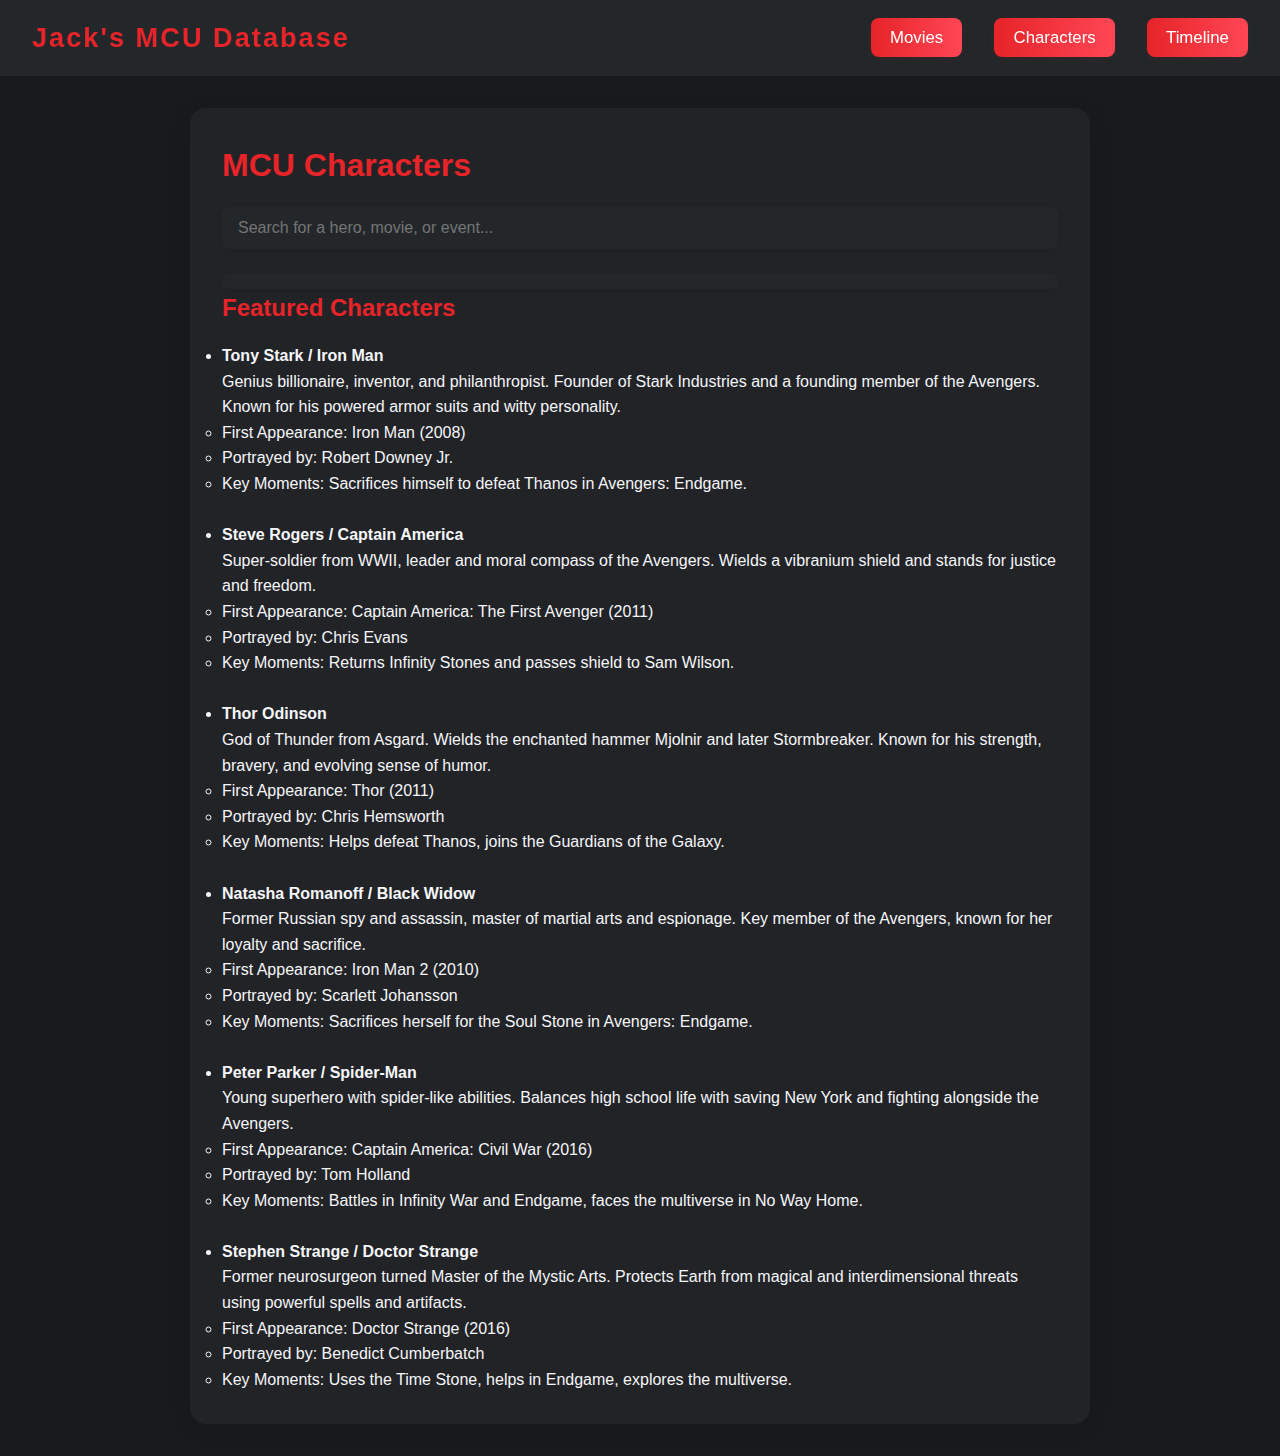
<file: index.html>
<!DOCTYPE html>
<html lang="en">
<head>
    <meta charset="UTF-8">
    <title>MCU Characters</title>
    <meta name="viewport" content="width=device-width, initial-scale=1.0">
    <link rel="stylesheet" href="/assets/styles.css">
</head>
<body>
    <!-- Use leading slash for absolute path -->
<nav>
    <div class="logo">Jack's MCU Database</div>
    <ul>
        <li><button onclick="location.href='pages/movies.html'">Movies</button></li>
        <li><button onclick="location.href='pages/characters.html'">Characters</button></li>
        <li><button onclick="location.href='pages/timeline.html'">Timeline</button></li>
    </ul>
</nav>
    <div class="main-content">
        <h1>MCU Characters</h1>
        <input type="text" id="search-bar" placeholder="Search for a hero, movie, or event...">
        <div id="search-results"></div>
        <section>
            <h2>Featured Characters</h2>
            <ul>
                <li id="iron-man">
                    <strong>Tony Stark / Iron Man</strong><br>
                    Genius billionaire, inventor, and philanthropist. Founder of Stark Industries and a founding member of the Avengers. Known for his powered armor suits and witty personality.
                    <ul>
                        <li>First Appearance: Iron Man (2008)</li>
                        <li>Portrayed by: Robert Downey Jr.</li>
                        <li>Key Moments: Sacrifices himself to defeat Thanos in Avengers: Endgame.</li>
                    </ul>
                </li>
                <br>
                <li id="captain-america">
                    <strong>Steve Rogers / Captain America</strong><br>
                    Super-soldier from WWII, leader and moral compass of the Avengers. Wields a vibranium shield and stands for justice and freedom.
                    <ul>
                        <li>First Appearance: Captain America: The First Avenger (2011)</li>
                        <li>Portrayed by: Chris Evans</li>
                        <li>Key Moments: Returns Infinity Stones and passes shield to Sam Wilson.</li>
                    </ul>
                </li>
                <br>
                <li id="thor">
                    <strong>Thor Odinson</strong><br>
                    God of Thunder from Asgard. Wields the enchanted hammer Mjolnir and later Stormbreaker. Known for his strength, bravery, and evolving sense of humor.
                    <ul>
                        <li>First Appearance: Thor (2011)</li>
                        <li>Portrayed by: Chris Hemsworth</li>
                        <li>Key Moments: Helps defeat Thanos, joins the Guardians of the Galaxy.</li>
                    </ul>
                </li>
                <br>
                <li id="black-widow">
                    <strong>Natasha Romanoff / Black Widow</strong><br>
                    Former Russian spy and assassin, master of martial arts and espionage. Key member of the Avengers, known for her loyalty and sacrifice.
                    <ul>
                        <li>First Appearance: Iron Man 2 (2010)</li>
                        <li>Portrayed by: Scarlett Johansson</li>
                        <li>Key Moments: Sacrifices herself for the Soul Stone in Avengers: Endgame.</li>
                    </ul>
                </li>
                <br>
                <li id="spider-man">
                    <strong>Peter Parker / Spider-Man</strong><br>
                    Young superhero with spider-like abilities. Balances high school life with saving New York and fighting alongside the Avengers.
                    <ul>
                        <li>First Appearance: Captain America: Civil War (2016)</li>
                        <li>Portrayed by: Tom Holland</li>
                        <li>Key Moments: Battles in Infinity War and Endgame, faces the multiverse in No Way Home.</li>
                    </ul>
                </li>
                <br>
                <li id="doctor-strange">
                    <strong>Stephen Strange / Doctor Strange</strong><br>
                    Former neurosurgeon turned Master of the Mystic Arts. Protects Earth from magical and interdimensional threats using powerful spells and artifacts.
                    <ul>
                        <li>First Appearance: Doctor Strange (2016)</li>
                        <li>Portrayed by: Benedict Cumberbatch</li>
                        <li>Key Moments: Uses the Time Stone, helps in Endgame, explores the multiverse.</li>
                    </ul>
                </li>
                <!-- Add more characters with details as needed -->
            </ul>
        </section>
    </div>
    <script src="../assets/scripts.js"></script>
</body>
</html>
</file>
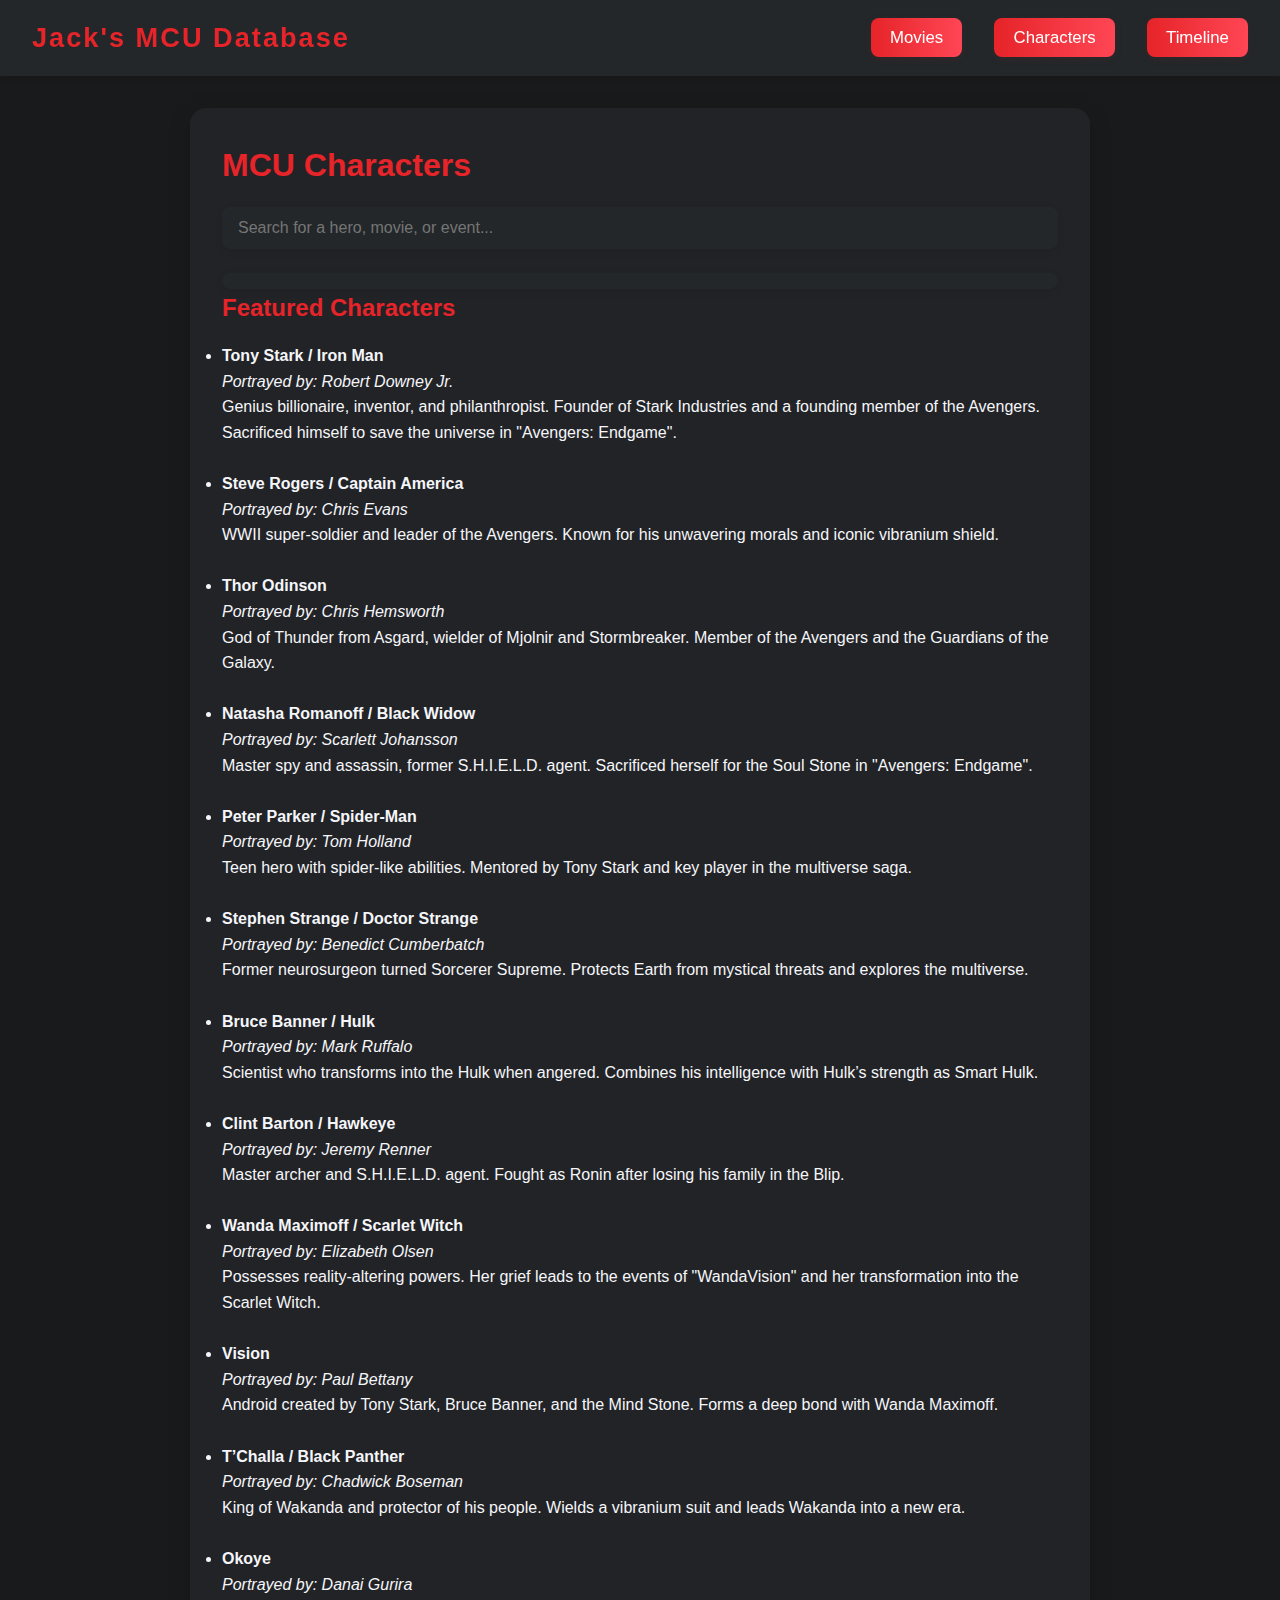
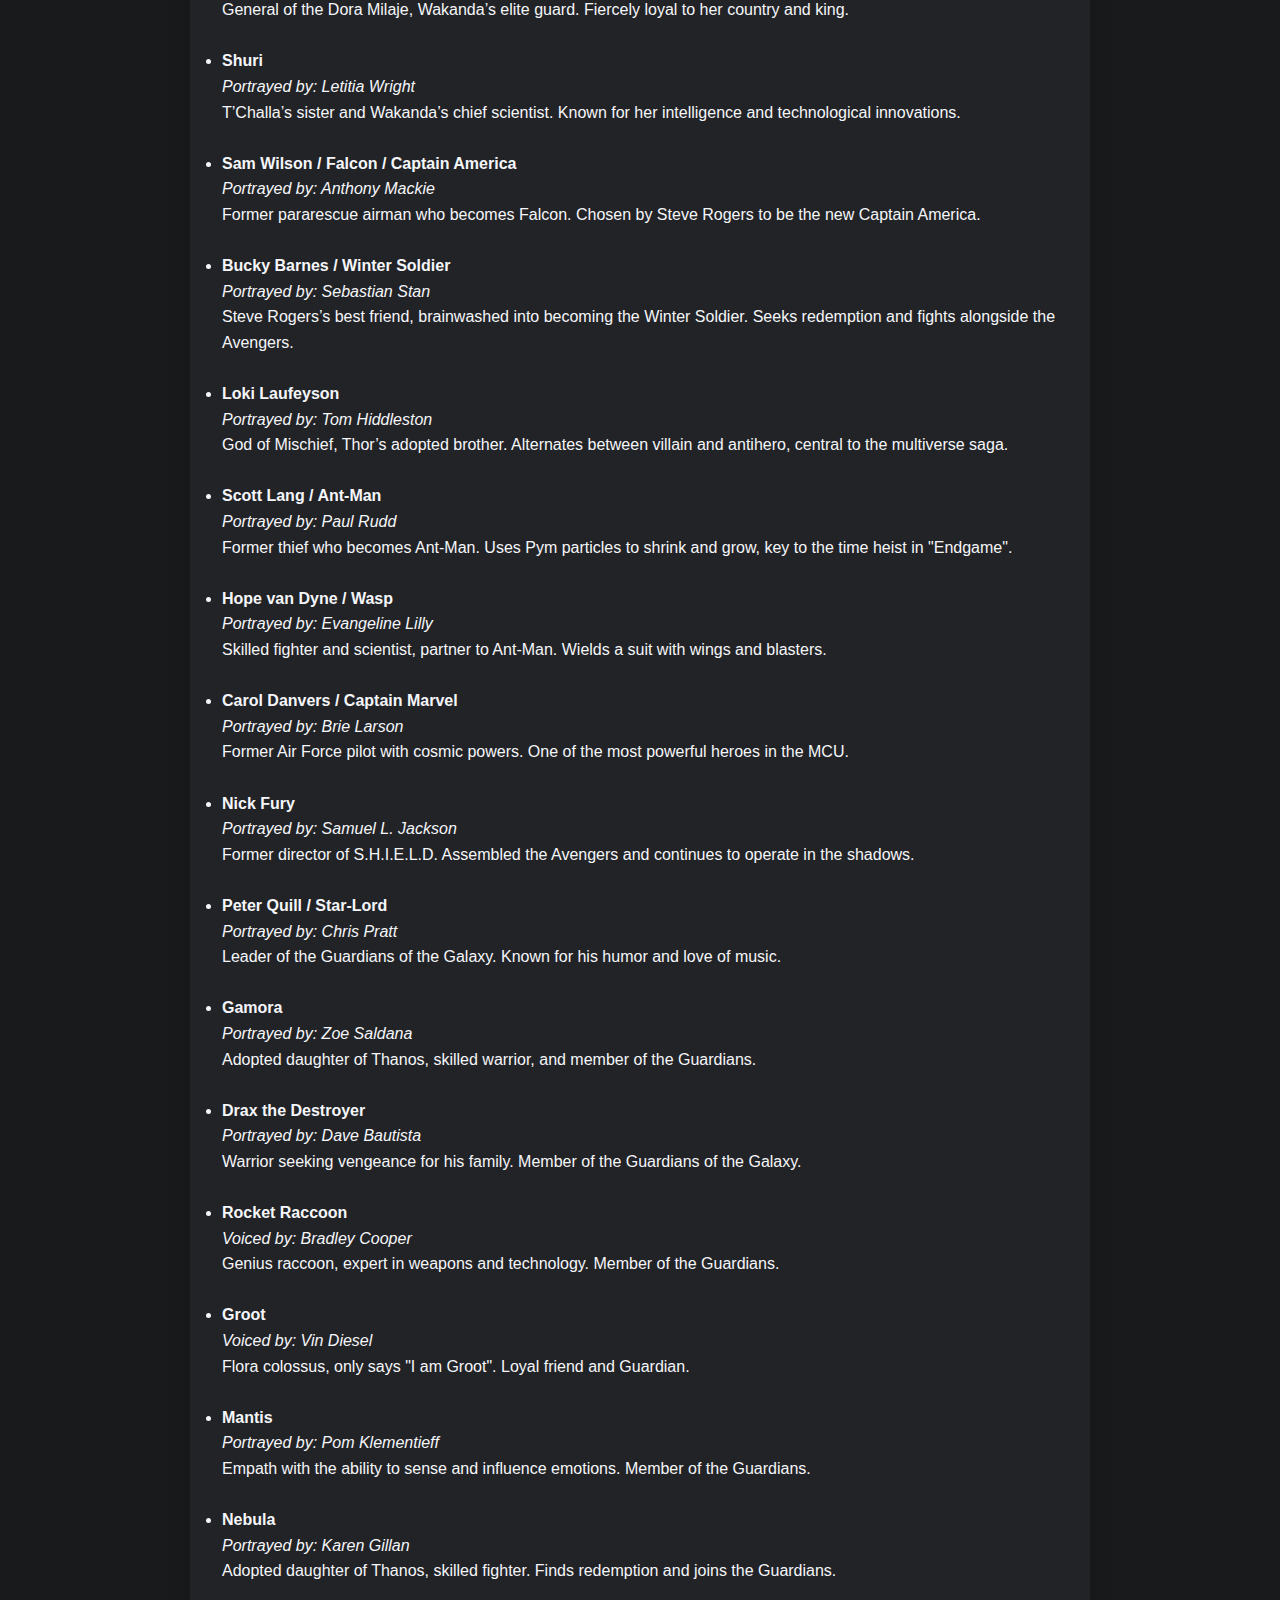
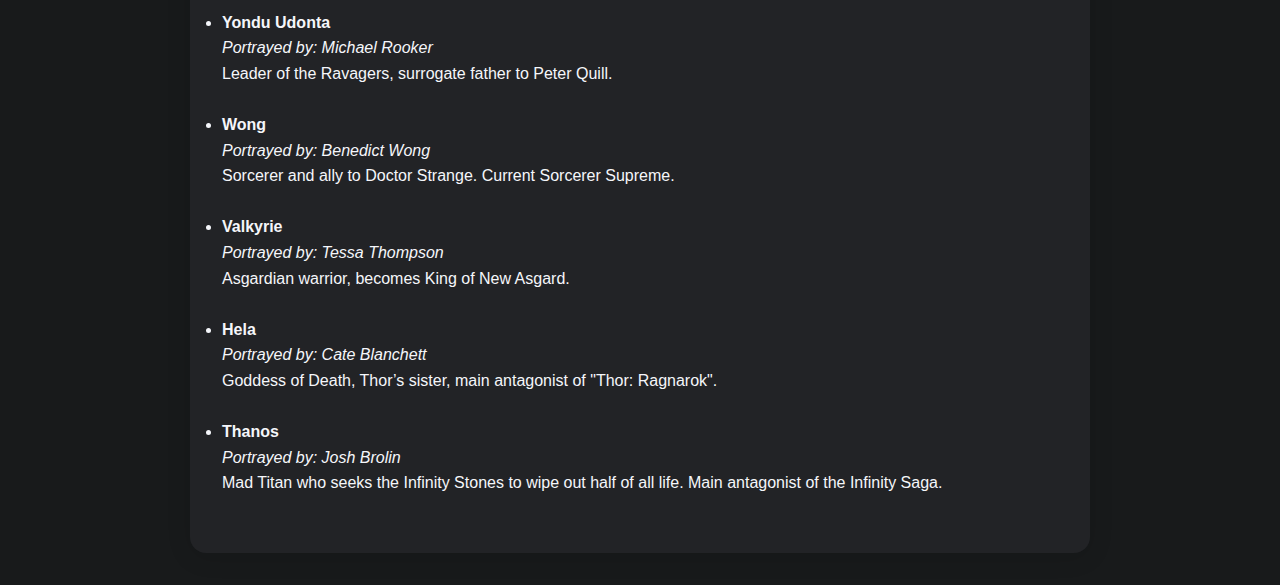
<file: pages/characters.html>
<!DOCTYPE html>
<html lang="en">
<head>
    <meta charset="UTF-8">
    <title>MCU Characters</title>
    <meta name="viewport" content="width=device-width, initial-scale=1.0">
    <link rel="stylesheet" href="/assets/styles.css">
</head>
<body>
    <nav>
        <div class="logo">Jack's MCU Database</div>
        <ul>
            <li><button onclick="location.href='pages/movies.html'">Movies</button></li>
            <li><button onclick="location.href='pages/characters.html'">Characters</button></li>
            <li><button onclick="location.href='pages/timeline.html'">Timeline</button></li>
        </ul>
    </nav>
    <div class="main-content">
        <h1>MCU Characters</h1>
        <input type="text" id="search-bar" placeholder="Search for a hero, movie, or event...">
        <div id="search-results"></div>
        <section>
            <h2>Featured Characters</h2>
            <ul>
                <li id="iron-man">
                    <strong>Tony Stark / Iron Man</strong><br>
                    <em>Portrayed by: Robert Downey Jr.</em><br>
                    Genius billionaire, inventor, and philanthropist. Founder of Stark Industries and a founding member of the Avengers. Sacrificed himself to save the universe in "Avengers: Endgame".
                </li>
                <br>
                <li id="captain-america">
                    <strong>Steve Rogers / Captain America</strong><br>
                    <em>Portrayed by: Chris Evans</em><br>
                    WWII super-soldier and leader of the Avengers. Known for his unwavering morals and iconic vibranium shield.
                </li>
                <br>
                <li id="thor">
                    <strong>Thor Odinson</strong><br>
                    <em>Portrayed by: Chris Hemsworth</em><br>
                    God of Thunder from Asgard, wielder of Mjolnir and Stormbreaker. Member of the Avengers and the Guardians of the Galaxy.
                </li>
                <br>
                <li id="black-widow">
                    <strong>Natasha Romanoff / Black Widow</strong><br>
                    <em>Portrayed by: Scarlett Johansson</em><br>
                    Master spy and assassin, former S.H.I.E.L.D. agent. Sacrificed herself for the Soul Stone in "Avengers: Endgame".
                </li>
                <br>
                <li id="spider-man">
                    <strong>Peter Parker / Spider-Man</strong><br>
                    <em>Portrayed by: Tom Holland</em><br>
                    Teen hero with spider-like abilities. Mentored by Tony Stark and key player in the multiverse saga.
                </li>
                <br>
                <li id="doctor-strange">
                    <strong>Stephen Strange / Doctor Strange</strong><br>
                    <em>Portrayed by: Benedict Cumberbatch</em><br>
                    Former neurosurgeon turned Sorcerer Supreme. Protects Earth from mystical threats and explores the multiverse.
                </li>
                <br>
                <li id="hulk">
                    <strong>Bruce Banner / Hulk</strong><br>
                    <em>Portrayed by: Mark Ruffalo</em><br>
                    Scientist who transforms into the Hulk when angered. Combines his intelligence with Hulk’s strength as Smart Hulk.
                </li>
                <br>
                <li id="hawkeye">
                    <strong>Clint Barton / Hawkeye</strong><br>
                    <em>Portrayed by: Jeremy Renner</em><br>
                    Master archer and S.H.I.E.L.D. agent. Fought as Ronin after losing his family in the Blip.
                </li>
                <br>
                <li id="scarlet-witch">
                    <strong>Wanda Maximoff / Scarlet Witch</strong><br>
                    <em>Portrayed by: Elizabeth Olsen</em><br>
                    Possesses reality-altering powers. Her grief leads to the events of "WandaVision" and her transformation into the Scarlet Witch.
                </li>
                <br>
                <li id="vision">
                    <strong>Vision</strong><br>
                    <em>Portrayed by: Paul Bettany</em><br>
                    Android created by Tony Stark, Bruce Banner, and the Mind Stone. Forms a deep bond with Wanda Maximoff.
                </li>
                <br>
                <li id="black-panther">
                    <strong>T’Challa / Black Panther</strong><br>
                    <em>Portrayed by: Chadwick Boseman</em><br>
                    King of Wakanda and protector of his people. Wields a vibranium suit and leads Wakanda into a new era.
                </li>
                <br>
                <li id="okoye">
                    <strong>Okoye</strong><br>
                    <em>Portrayed by: Danai Gurira</em><br>
                    General of the Dora Milaje, Wakanda’s elite guard. Fiercely loyal to her country and king.
                </li>
                <br>
                <li id="shuri">
                    <strong>Shuri</strong><br>
                    <em>Portrayed by: Letitia Wright</em><br>
                    T’Challa’s sister and Wakanda’s chief scientist. Known for her intelligence and technological innovations.
                </li>
                <br>
                <li id="falcon">
                    <strong>Sam Wilson / Falcon / Captain America</strong><br>
                    <em>Portrayed by: Anthony Mackie</em><br>
                    Former pararescue airman who becomes Falcon. Chosen by Steve Rogers to be the new Captain America.
                </li>
                <br>
                <li id="winter-soldier">
                    <strong>Bucky Barnes / Winter Soldier</strong><br>
                    <em>Portrayed by: Sebastian Stan</em><br>
                    Steve Rogers’s best friend, brainwashed into becoming the Winter Soldier. Seeks redemption and fights alongside the Avengers.
                </li>
                <br>
                <li id="loki">
                    <strong>Loki Laufeyson</strong><br>
                    <em>Portrayed by: Tom Hiddleston</em><br>
                    God of Mischief, Thor’s adopted brother. Alternates between villain and antihero, central to the multiverse saga.
                </li>
                <br>
                <li id="ant-man">
                    <strong>Scott Lang / Ant-Man</strong><br>
                    <em>Portrayed by: Paul Rudd</em><br>
                    Former thief who becomes Ant-Man. Uses Pym particles to shrink and grow, key to the time heist in "Endgame".
                </li>
                <br>
                <li id="wasp">
                    <strong>Hope van Dyne / Wasp</strong><br>
                    <em>Portrayed by: Evangeline Lilly</em><br>
                    Skilled fighter and scientist, partner to Ant-Man. Wields a suit with wings and blasters.
                </li>
                <br>
                <li id="captain-marvel">
                    <strong>Carol Danvers / Captain Marvel</strong><br>
                    <em>Portrayed by: Brie Larson</em><br>
                    Former Air Force pilot with cosmic powers. One of the most powerful heroes in the MCU.
                </li>
                <br>
                <li id="nick-fury">
                    <strong>Nick Fury</strong><br>
                    <em>Portrayed by: Samuel L. Jackson</em><br>
                    Former director of S.H.I.E.L.D. Assembled the Avengers and continues to operate in the shadows.
                </li>
                <br>
                <li id="star-lord">
                    <strong>Peter Quill / Star-Lord</strong><br>
                    <em>Portrayed by: Chris Pratt</em><br>
                    Leader of the Guardians of the Galaxy. Known for his humor and love of music.
                </li>
                <br>
                <li id="gamora">
                    <strong>Gamora</strong><br>
                    <em>Portrayed by: Zoe Saldana</em><br>
                    Adopted daughter of Thanos, skilled warrior, and member of the Guardians.
                </li>
                <br>
                <li id="drax">
                    <strong>Drax the Destroyer</strong><br>
                    <em>Portrayed by: Dave Bautista</em><br>
                    Warrior seeking vengeance for his family. Member of the Guardians of the Galaxy.
                </li>
                <br>
                <li id="rocket">
                    <strong>Rocket Raccoon</strong><br>
                    <em>Voiced by: Bradley Cooper</em><br>
                    Genius raccoon, expert in weapons and technology. Member of the Guardians.
                </li>
                <br>
                <li id="groot">
                    <strong>Groot</strong><br>
                    <em>Voiced by: Vin Diesel</em><br>
                    Flora colossus, only says "I am Groot". Loyal friend and Guardian.
                </li>
                <br>
                <li id="mantis">
                    <strong>Mantis</strong><br>
                    <em>Portrayed by: Pom Klementieff</em><br>
                    Empath with the ability to sense and influence emotions. Member of the Guardians.
                </li>
                <br>
                <li id="nebula">
                    <strong>Nebula</strong><br>
                    <em>Portrayed by: Karen Gillan</em><br>
                    Adopted daughter of Thanos, skilled fighter. Finds redemption and joins the Guardians.
                </li>
                <br>
                <li id="yondu">
                    <strong>Yondu Udonta</strong><br>
                    <em>Portrayed by: Michael Rooker</em><br>
                    Leader of the Ravagers, surrogate father to Peter Quill.
                </li>
                <br>
                <li id="wong">
                    <strong>Wong</strong><br>
                    <em>Portrayed by: Benedict Wong</em><br>
                    Sorcerer and ally to Doctor Strange. Current Sorcerer Supreme.
                </li>
                <br>
                <li id="valkyrie">
                    <strong>Valkyrie</strong><br>
                    <em>Portrayed by: Tessa Thompson</em><br>
                    Asgardian warrior, becomes King of New Asgard.
                </li>
                <br>
                <li id="hela">
                    <strong>Hela</strong><br>
                    <em>Portrayed by: Cate Blanchett</em><br>
                    Goddess of Death, Thor’s sister, main antagonist of "Thor: Ragnarok".
                </li>
                <br>
                <li id="thanos">
                    <strong>Thanos</strong><br>
                    <em>Portrayed by: Josh Brolin</em><br>
                    Mad Titan who seeks the Infinity Stones to wipe out half of all life. Main antagonist of the Infinity Saga.
                </li>
                <br>
                <!-- Add more characters as needed -->
            </ul>
        </section>
    </div>
    <script src="../assets/scripts.js"></script>
</body>
</html>
</file>
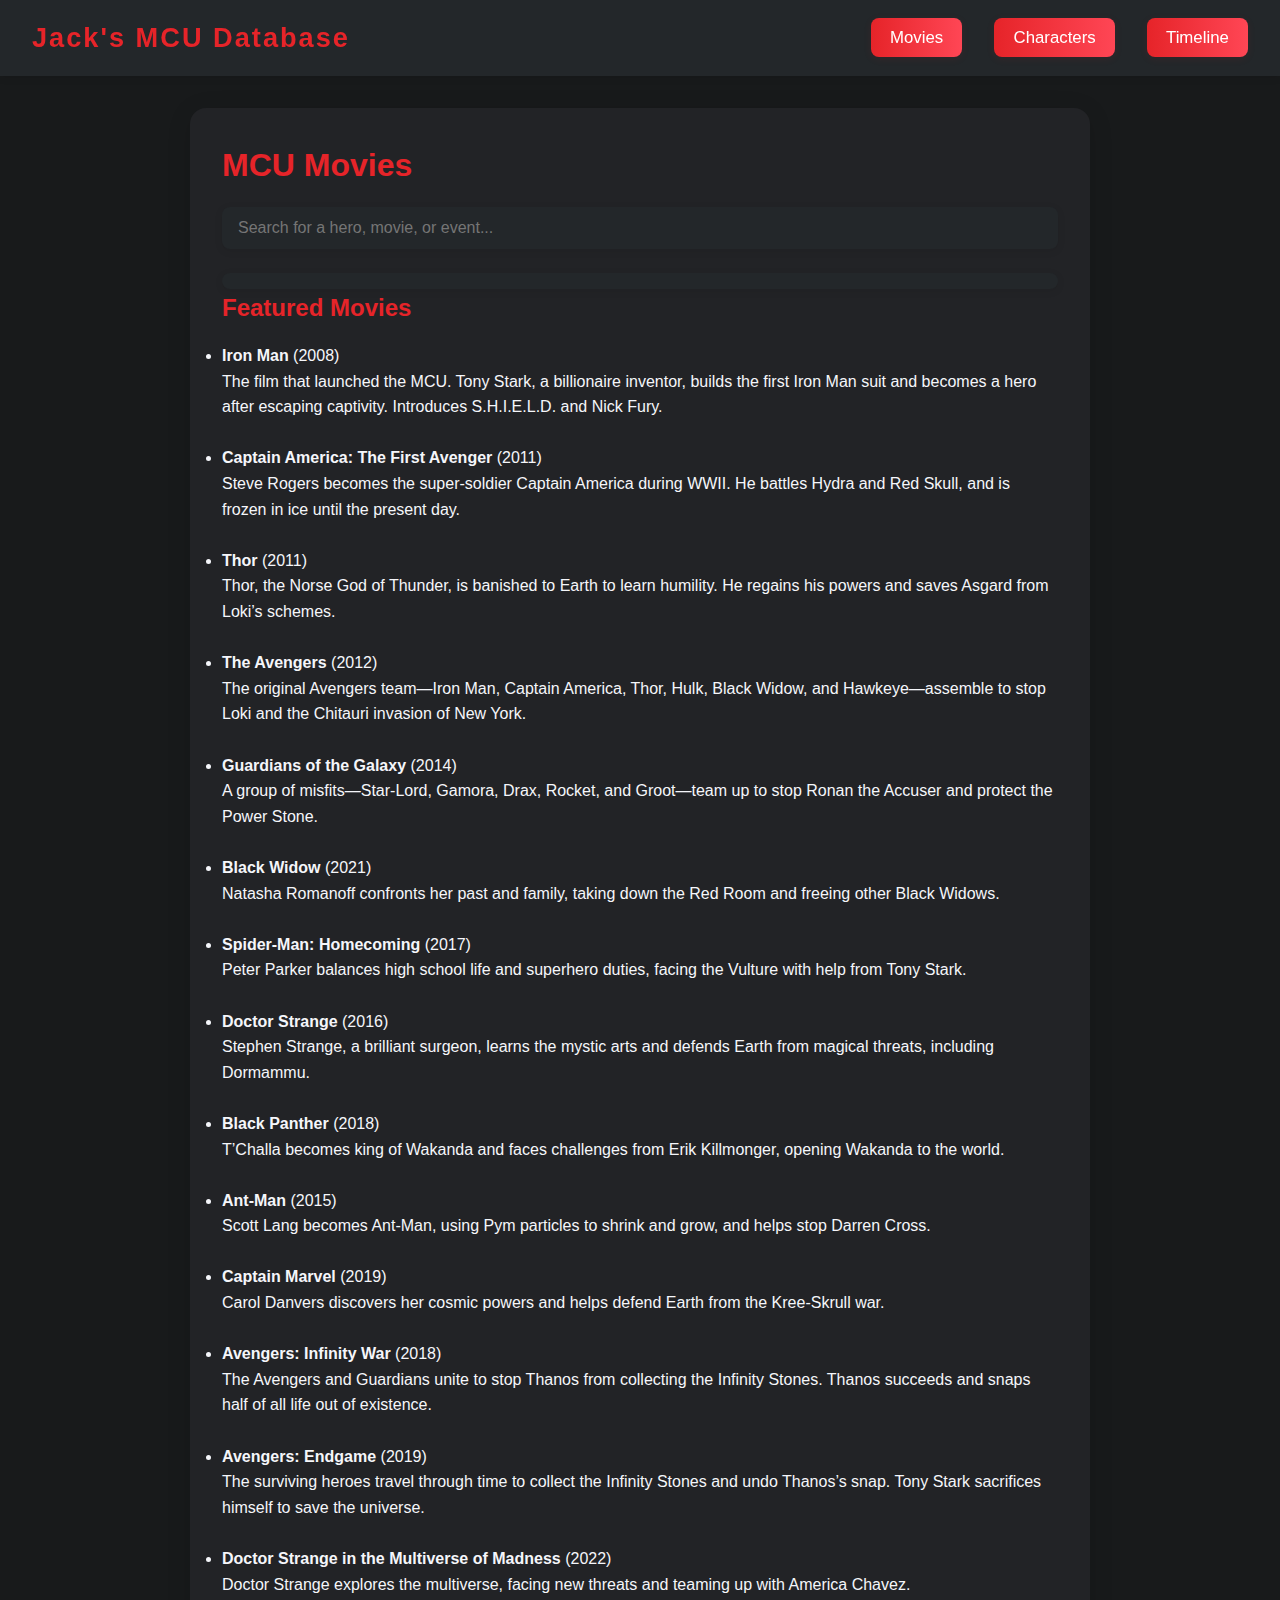
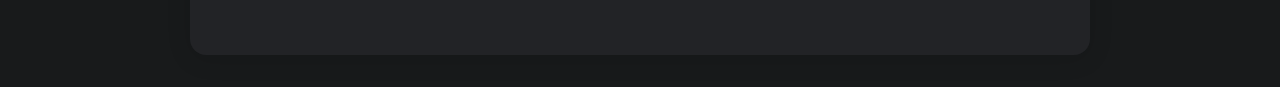
<file: pages/movies.html>
<!DOCTYPE html>
<html lang="en">
<head>
    <meta charset="UTF-8">
    <title>MCU Movies</title>
    <meta name="viewport" content="width=device-width, initial-scale=1.0">
    <link rel="stylesheet" href="/assets/styles.css">
</head>
<body>
    <nav>
        <div class="logo">Jack's MCU Database</div>
        <ul>
            <li><button onclick="location.href='pages/movies.html'">Movies</button></li>
            <li><button onclick="location.href='pages/characters.html'">Characters</button></li>
            <li><button onclick="location.href='pages/timeline.html'">Timeline</button></li>
        </ul>
    </nav>
    <div class="main-content">
        <h1>MCU Movies</h1>
        <input type="text" id="search-bar" placeholder="Search for a hero, movie, or event...">
        <div id="search-results"></div>
        <section>
            <h2>Featured Movies</h2>
            <ul>
                <li id="iron-man"><strong>Iron Man</strong> (2008)<br>
                    The film that launched the MCU. Tony Stark, a billionaire inventor, builds the first Iron Man suit and becomes a hero after escaping captivity. Introduces S.H.I.E.L.D. and Nick Fury.
                </li>
                <br>
                <li id="captain-america"><strong>Captain America: The First Avenger</strong> (2011)<br>
                    Steve Rogers becomes the super-soldier Captain America during WWII. He battles Hydra and Red Skull, and is frozen in ice until the present day.
                </li>
                <br>
                <li id="thor"><strong>Thor</strong> (2011)<br>
                    Thor, the Norse God of Thunder, is banished to Earth to learn humility. He regains his powers and saves Asgard from Loki’s schemes.
                </li>
                <br>
                <li id="avengers"><strong>The Avengers</strong> (2012)<br>
                    The original Avengers team—Iron Man, Captain America, Thor, Hulk, Black Widow, and Hawkeye—assemble to stop Loki and the Chitauri invasion of New York.
                </li>
                <br>
                <li id="guardians"><strong>Guardians of the Galaxy</strong> (2014)<br>
                    A group of misfits—Star-Lord, Gamora, Drax, Rocket, and Groot—team up to stop Ronan the Accuser and protect the Power Stone.
                </li>
                <br>
                <li id="black-widow"><strong>Black Widow</strong> (2021)<br>
                    Natasha Romanoff confronts her past and family, taking down the Red Room and freeing other Black Widows.
                </li>
                <br>
                <li id="spider-man"><strong>Spider-Man: Homecoming</strong> (2017)<br>
                    Peter Parker balances high school life and superhero duties, facing the Vulture with help from Tony Stark.
                </li>
                <br>
                <li id="doctor-strange"><strong>Doctor Strange</strong> (2016)<br>
                    Stephen Strange, a brilliant surgeon, learns the mystic arts and defends Earth from magical threats, including Dormammu.
                </li>
                <br>
                <li id="black-panther"><strong>Black Panther</strong> (2018)<br>
                    T’Challa becomes king of Wakanda and faces challenges from Erik Killmonger, opening Wakanda to the world.
                </li>
                <br>
                <li id="ant-man"><strong>Ant-Man</strong> (2015)<br>
                    Scott Lang becomes Ant-Man, using Pym particles to shrink and grow, and helps stop Darren Cross.
                </li>
                <br>
                <li id="captain-marvel"><strong>Captain Marvel</strong> (2019)<br>
                    Carol Danvers discovers her cosmic powers and helps defend Earth from the Kree-Skrull war.
                </li>
                <br>
                <li id="infinity-war"><strong>Avengers: Infinity War</strong> (2018)<br>
                    The Avengers and Guardians unite to stop Thanos from collecting the Infinity Stones. Thanos succeeds and snaps half of all life out of existence.
                </li>
                <br>
                <li id="endgame"><strong>Avengers: Endgame</strong> (2019)<br>
                    The surviving heroes travel through time to collect the Infinity Stones and undo Thanos’s snap. Tony Stark sacrifices himself to save the universe.
                </li>
                <br>
                <li id="multiverse"><strong>Doctor Strange in the Multiverse of Madness</strong> (2022)<br>
                    Doctor Strange explores the multiverse, facing new threats and teaming up with America Chavez.
                </li>
                <br>
                <!-- Add more movies as needed -->
            </ul>
        </section>
    </div>
    <script src="../assets/scripts.js"></script>
</body>
</html>
</file>
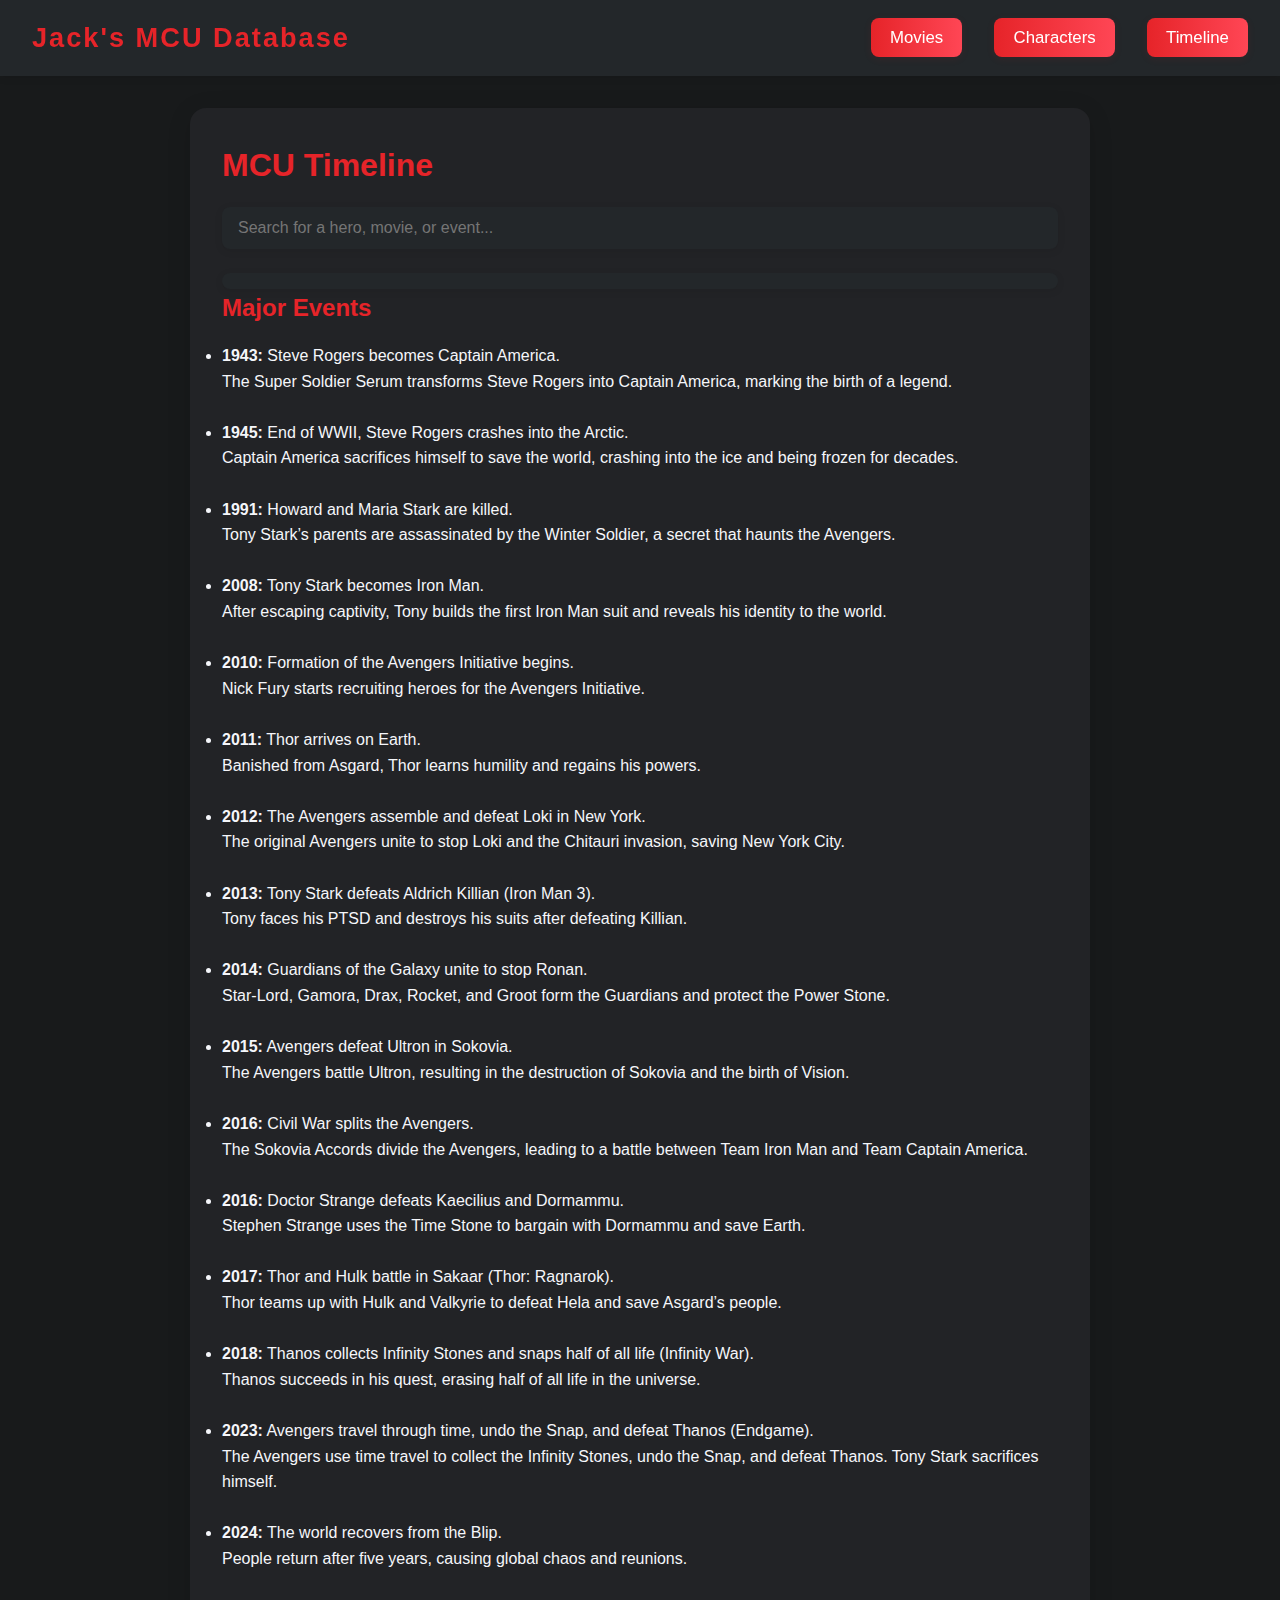
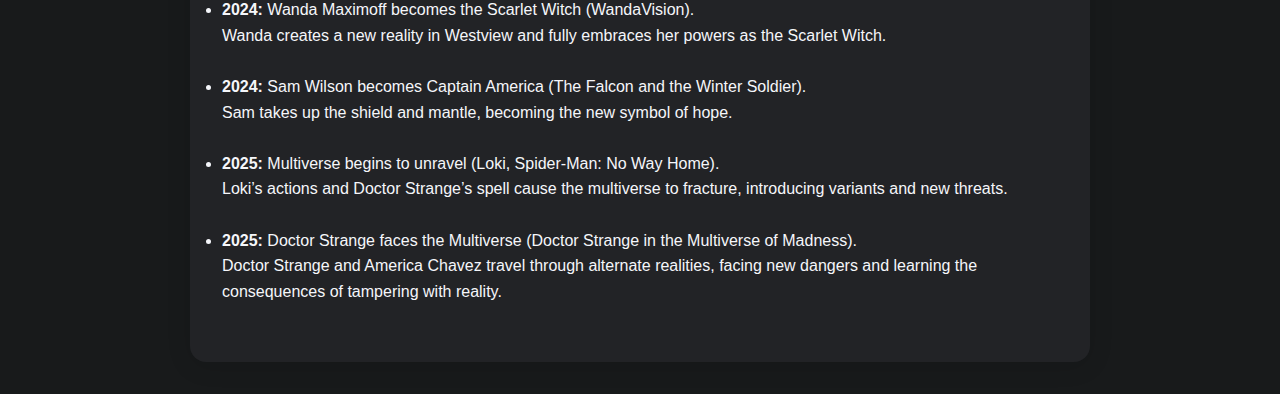
<file: pages/timeline.html>
<!DOCTYPE html>
<html lang="en">
<head>
    <meta charset="UTF-8">
    <title>MCU Timeline</title>
    <meta name="viewport" content="width=device-width, initial-scale=1.0">
    <link rel="stylesheet" href="/assets/styles.css">
</head>
<body>
    <nav>
        <div class="logo">Jack's MCU Database</div>
        <ul>
            <li><button onclick="location.href='/pages/movies.html'">Movies</button></li>
            <li><button onclick="location.href='/pages/characters.html'">Characters</button></li>
            <li><button onclick="location.href='/pages/timeline.html'">Timeline</button></li>
        </ul>
    </nav>
    <div class="main-content">
        <h1>MCU Timeline</h1>
        <input type="text" id="search-bar" placeholder="Search for a hero, movie, or event...">
        <div id="search-results"></div>
        <section>
            <h2>Major Events</h2>
            <ul>
                <li id="steve-rogers"><strong>1943:</strong> Steve Rogers becomes Captain America.<br>
                    The Super Soldier Serum transforms Steve Rogers into Captain America, marking the birth of a legend.
                </li>
                <br>
                <li id="rogers-arctic"><strong>1945:</strong> End of WWII, Steve Rogers crashes into the Arctic.<br>
                    Captain America sacrifices himself to save the world, crashing into the ice and being frozen for decades.
                </li>
                <br>
                <li id="stark-parents"><strong>1991:</strong> Howard and Maria Stark are killed.<br>
                    Tony Stark’s parents are assassinated by the Winter Soldier, a secret that haunts the Avengers.
                </li>
                <br>
                <li id="tony-stark"><strong>2008:</strong> Tony Stark becomes Iron Man.<br>
                    After escaping captivity, Tony builds the first Iron Man suit and reveals his identity to the world.
                </li>
                <br>
                <li id="avengers-initiative"><strong>2010:</strong> Formation of the Avengers Initiative begins.<br>
                    Nick Fury starts recruiting heroes for the Avengers Initiative.
                </li>
                <br>
                <li id="thor-arrives"><strong>2011:</strong> Thor arrives on Earth.<br>
                    Banished from Asgard, Thor learns humility and regains his powers.
                </li>
                <br>
                <li id="avengers-assemble"><strong>2012:</strong> The Avengers assemble and defeat Loki in New York.<br>
                    The original Avengers unite to stop Loki and the Chitauri invasion, saving New York City.
                </li>
                <br>
                <li id="iron-man-3"><strong>2013:</strong> Tony Stark defeats Aldrich Killian (Iron Man 3).<br>
                    Tony faces his PTSD and destroys his suits after defeating Killian.
                </li>
                <br>
                <li id="guardians"><strong>2014:</strong> Guardians of the Galaxy unite to stop Ronan.<br>
                    Star-Lord, Gamora, Drax, Rocket, and Groot form the Guardians and protect the Power Stone.
                </li>
                <br>
                <li id="ultron-sokovia"><strong>2015:</strong> Avengers defeat Ultron in Sokovia.<br>
                    The Avengers battle Ultron, resulting in the destruction of Sokovia and the birth of Vision.
                </li>
                <br>
                <li id="civil-war"><strong>2016:</strong> Civil War splits the Avengers.<br>
                    The Sokovia Accords divide the Avengers, leading to a battle between Team Iron Man and Team Captain America.
                </li>
                <br>
                <li id="doctor-strange"><strong>2016:</strong> Doctor Strange defeats Kaecilius and Dormammu.<br>
                    Stephen Strange uses the Time Stone to bargain with Dormammu and save Earth.
                </li>
                <br>
                <li id="ragnarok"><strong>2017:</strong> Thor and Hulk battle in Sakaar (Thor: Ragnarok).<br>
                    Thor teams up with Hulk and Valkyrie to defeat Hela and save Asgard’s people.
                </li>
                <br>
                <li id="thanos-snap"><strong>2018:</strong> Thanos collects Infinity Stones and snaps half of all life (Infinity War).<br>
                    Thanos succeeds in his quest, erasing half of all life in the universe.
                </li>
                <br>
                <li id="avengers-defeat-thanos"><strong>2023:</strong> Avengers travel through time, undo the Snap, and defeat Thanos (Endgame).<br>
                    The Avengers use time travel to collect the Infinity Stones, undo the Snap, and defeat Thanos. Tony Stark sacrifices himself.
                </li>
                <br>
                <li id="blip"><strong>2024:</strong> The world recovers from the Blip.<br>
                    People return after five years, causing global chaos and reunions.
                </li>
                <br>
                <li id="wanda-scarlet-witch"><strong>2024:</strong> Wanda Maximoff becomes the Scarlet Witch (WandaVision).<br>
                    Wanda creates a new reality in Westview and fully embraces her powers as the Scarlet Witch.
                </li>
                <br>
                <li id="sam-wilson"><strong>2024:</strong> Sam Wilson becomes Captain America (The Falcon and the Winter Soldier).<br>
                    Sam takes up the shield and mantle, becoming the new symbol of hope.
                </li>
                <br>
                <li id="multiverse"><strong>2025:</strong> Multiverse begins to unravel (Loki, Spider-Man: No Way Home).<br>
                    Loki’s actions and Doctor Strange’s spell cause the multiverse to fracture, introducing variants and new threats.
                </li>
                <br>
                <li id="multiverse-of-madness"><strong>2025:</strong> Doctor Strange faces the Multiverse (Doctor Strange in the Multiverse of Madness).<br>
                    Doctor Strange and America Chavez travel through alternate realities, facing new dangers and learning the consequences of tampering with reality.
                </li>
                <br>
                <!-- Add more events as new MCU content is released -->
            </ul>
        </section>
    </div>
    <script src="../assets/scripts.js"></script>
</body>
</html>
</file>
<file: assets/styles.css>
/* Reset some defaults */
* {
    box-sizing: border-box;
    margin: 0;
    padding: 0;
}

body {
    font-family: 'Segoe UI', 'Roboto', Arial, sans-serif;
    background: #181a1b;
    color: #f5f6fa;
    min-height: 100vh;
    line-height: 1.6;
}

header, nav {
    background: #23272a;
    box-shadow: 0 2px 8px rgba(0,0,0,0.08);
    position: sticky;
    top: 0;
    z-index: 100;
}

nav {
    display: flex;
    align-items: center;
    justify-content: space-between;
    padding: 1rem 2rem;
}

nav .logo {
    font-size: 1.7rem;
    font-weight: bold;
    color: #e62429;
    letter-spacing: 2px;
}

nav ul {
    list-style: none;
    display: flex;
    gap: 2rem;
}

nav ul li button {
    background: linear-gradient(90deg, #e62429 0%, #ff4655 100%);
    color: #fff;
    border: none;
    border-radius: 8px;
    padding: 0.6rem 1.2rem;
    font-size: 1.05rem;
    font-weight: 500;
    cursor: pointer;
    box-shadow: 0 2px 8px rgba(230,36,41,0.08);
    transition: background 0.2s, transform 0.2s, box-shadow 0.2s;
    outline: none;
}

nav ul li button:hover, nav ul li button:focus {
    background: linear-gradient(90deg, #ff4655 0%, #e62429 100%);
    transform: translateY(-2px) scale(1.03);
    box-shadow: 0 4px 16px rgba(230,36,41,0.18);
}

.main-content {
    max-width: 900px;
    margin: 2rem auto;
    padding: 2rem;
    background: #222326;
    border-radius: 16px;
    box-shadow: 0 4px 24px rgba(0,0,0,0.12);
}

h1, h2, h3 {
    color: #e62429;
    margin-bottom: 1rem;
}

#search-bar {
    width: 100%;
    padding: 0.75rem 1rem;
    border-radius: 8px;
    border: none;
    font-size: 1rem;
    margin-bottom: 1rem;
    background: #23272a;
    color: #f5f6fa;
    box-shadow: 0 2px 8px rgba(0,0,0,0.08);
}

#search-bar:focus {
    outline: 2px solid #e62429;
}

#search-results {
    margin-top: 0.5rem;
    background: #23272a;
    border-radius: 8px;
    box-shadow: 0 2px 8px rgba(0,0,0,0.08);
    padding: 0.5rem;
    display: flex;
    flex-direction: column;
    gap: 0.5rem;
}

.search-result-btn {
    background: linear-gradient(90deg, #e62429 0%, #ff4655 100%);
    color: #fff;
    border: none;
    border-radius: 8px;
    padding: 0.75rem 1.2rem;
    font-size: 1.05rem;
    font-weight: 500;
    cursor: pointer;
    box-shadow: 0 2px 8px rgba(230,36,41,0.08);
    transition: background 0.2s, transform 0.2s, box-shadow 0.2s;
    outline: none;
}

.search-result-btn:hover, .search-result-btn:focus {
    background: linear-gradient(90deg, #ff4655 0%, #e62429 100%);
    transform: translateY(-2px) scale(1.03);
    box-shadow: 0 4px 16px rgba(230,36,41,0.18);
}

/* Highlighted section for search navigation */
.highlighted-section {
    background: linear-gradient(90deg, #e62429 0%, #ff4655 100%);
    color: #fff !important;
    border-radius: 8px;
    box-shadow: 0 4px 16px rgba(230,36,41,0.18);
    padding: 1rem;
    transition: background 0.3s, color 0.3s;
    outline: 2px solid #fff;
    z-index: 10;
    position: relative;
}

@media (max-width: 600px) {
    nav {
        flex-direction: column;
        gap: 1rem;
        padding: 1rem;
    }
    .main-content {
        padding: 1rem;
        margin: 1rem;
    }
}
</file>
